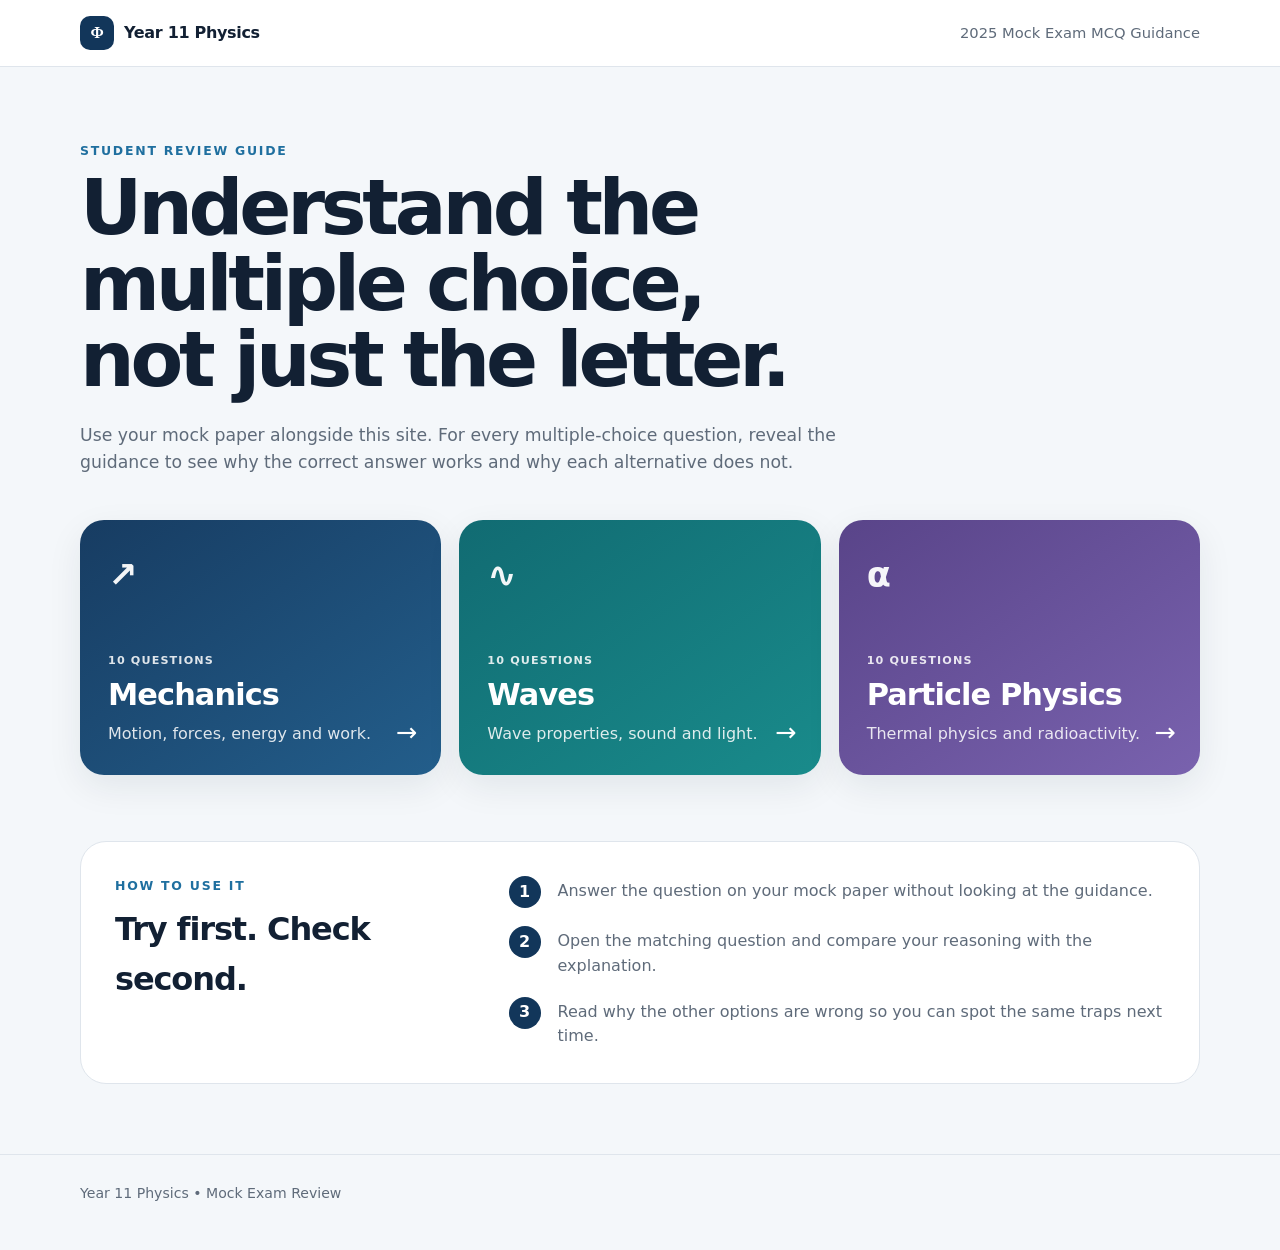
<file: index.html>
<!doctype html>
<html lang="en">
<head>
  <meta charset="utf-8">
  <meta name="viewport" content="width=device-width, initial-scale=1">
  <title>Year 11 Physics | MCQ Guidance</title>
  <meta name="description" content="Year 11 Physics mock exam multiple-choice guidance for Mechanics, Waves and Particle Physics.">
  <link rel="stylesheet" href="styles.css">
</head>
<body>
  <header class="site-header">
    <div class="shell nav-wrap">
      <a class="brand" href="index.html">
        <span class="brand-mark">Φ</span>
        <span>Year 11 Physics</span>
      </a>
      <span class="nav-label">2025 Mock Exam MCQ Guidance</span>
    </div>
  </header>

  <main>
    <section class="hero shell">
      <p class="eyebrow">STUDENT REVIEW GUIDE</p>
      <h1>Understand the multiple choice,<br>not just the letter.</h1>
      <p class="hero-copy">Use your mock paper alongside this site. For every multiple-choice question, reveal the guidance to see why the correct answer works and why each alternative does not.</p>
    </section>

    <section class="shell exam-grid" aria-label="Choose an exam">
      <a class="exam-card mechanics" href="mechanics.html">
        <div class="exam-icon">↗</div>
        <div>
          <p class="card-kicker">10 questions</p>
          <h2>Mechanics</h2>
          <p>Motion, forces, energy and work.</p>
        </div>
        <span class="card-arrow">→</span>
      </a>

      <a class="exam-card waves" href="waves.html">
        <div class="exam-icon">∿</div>
        <div>
          <p class="card-kicker">10 questions</p>
          <h2>Waves</h2>
          <p>Wave properties, sound and light.</p>
        </div>
        <span class="card-arrow">→</span>
      </a>

      <a class="exam-card particle" href="particle-physics.html">
        <div class="exam-icon">α</div>
        <div>
          <p class="card-kicker">10 questions</p>
          <h2>Particle Physics</h2>
          <p>Thermal physics and radioactivity.</p>
        </div>
        <span class="card-arrow">→</span>
      </a>
    </section>

    <section class="shell how-to">
      <div>
        <p class="eyebrow">HOW TO USE IT</p>
        <h2>Try first. Check second.</h2>
      </div>
      <div class="steps">
        <div><span>1</span><p>Answer the question on your mock paper without looking at the guidance.</p></div>
        <div><span>2</span><p>Open the matching question and compare your reasoning with the explanation.</p></div>
        <div><span>3</span><p>Read why the other options are wrong so you can spot the same traps next time.</p></div>
      </div>
    </section>
  </main>

  <footer class="site-footer">
    <div class="shell">Year 11 Physics • Mock Exam Review</div>
  </footer>
</body>
</html>
</file>
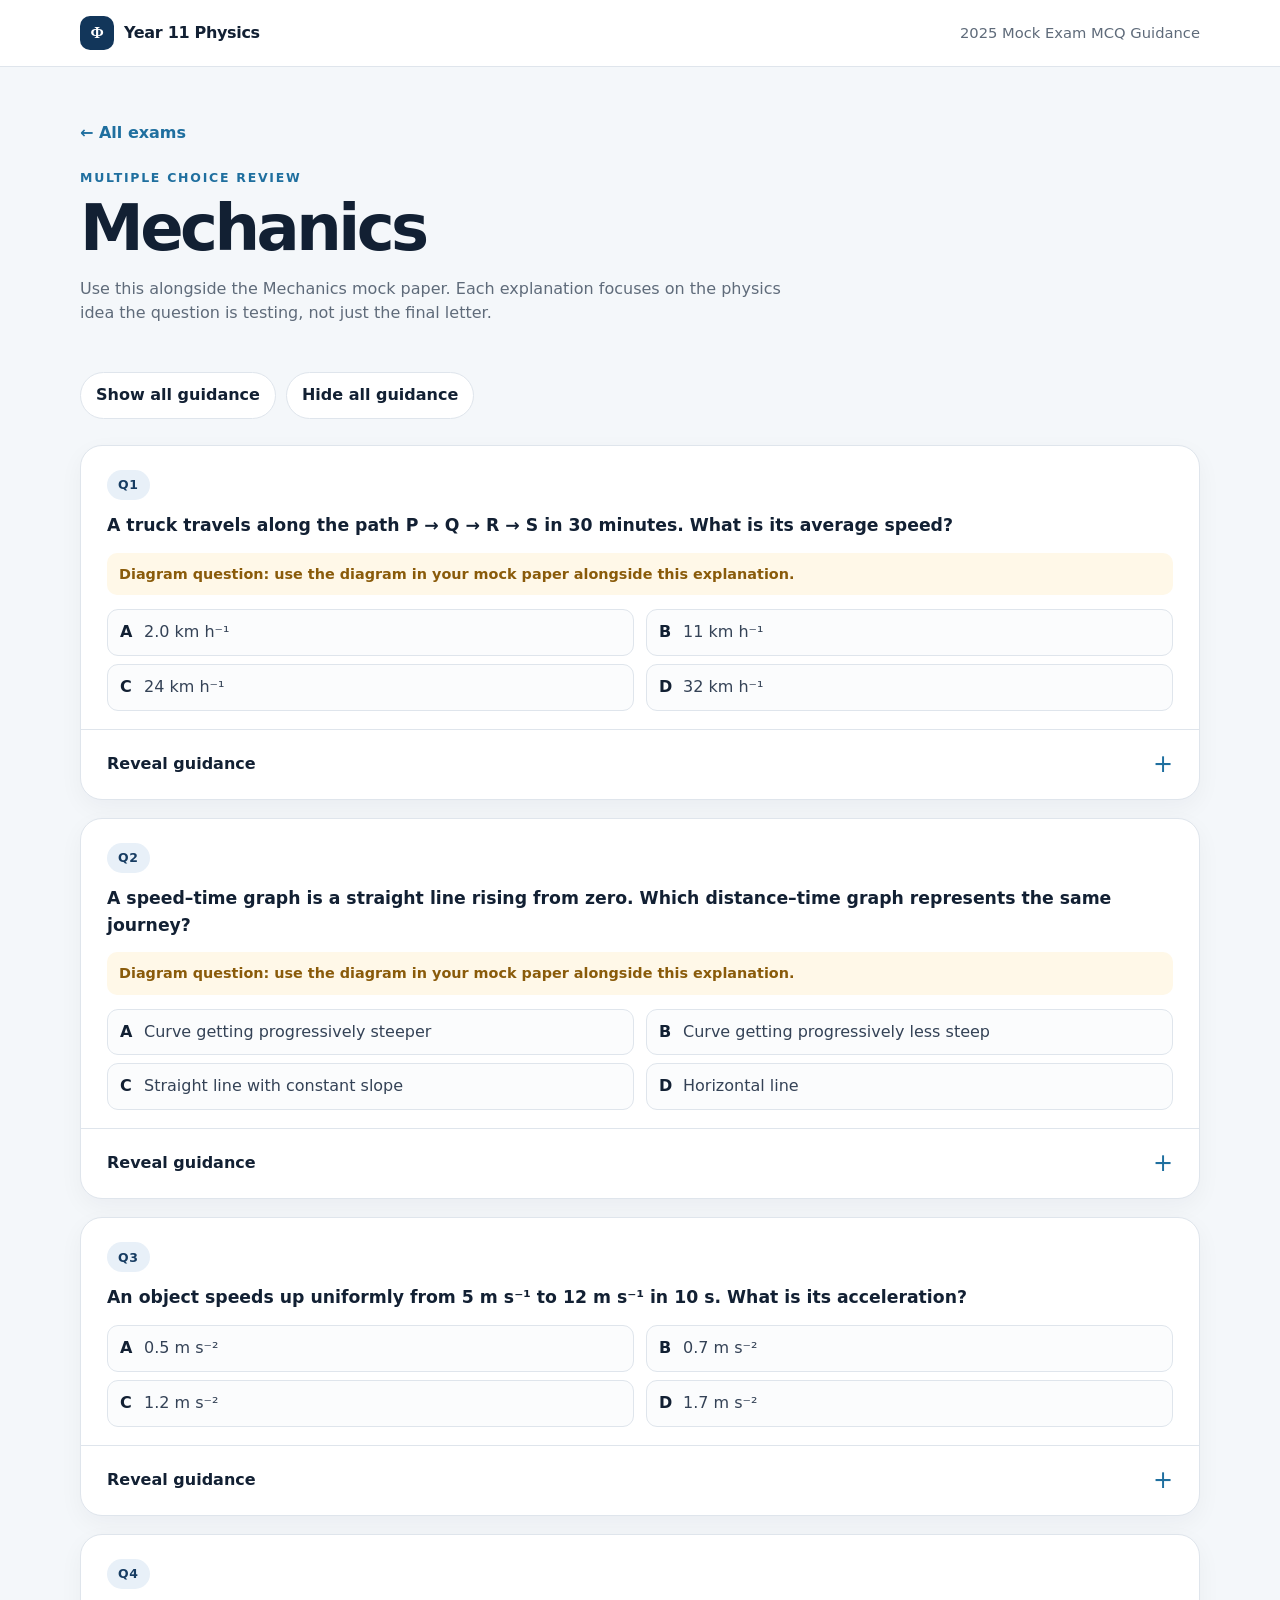
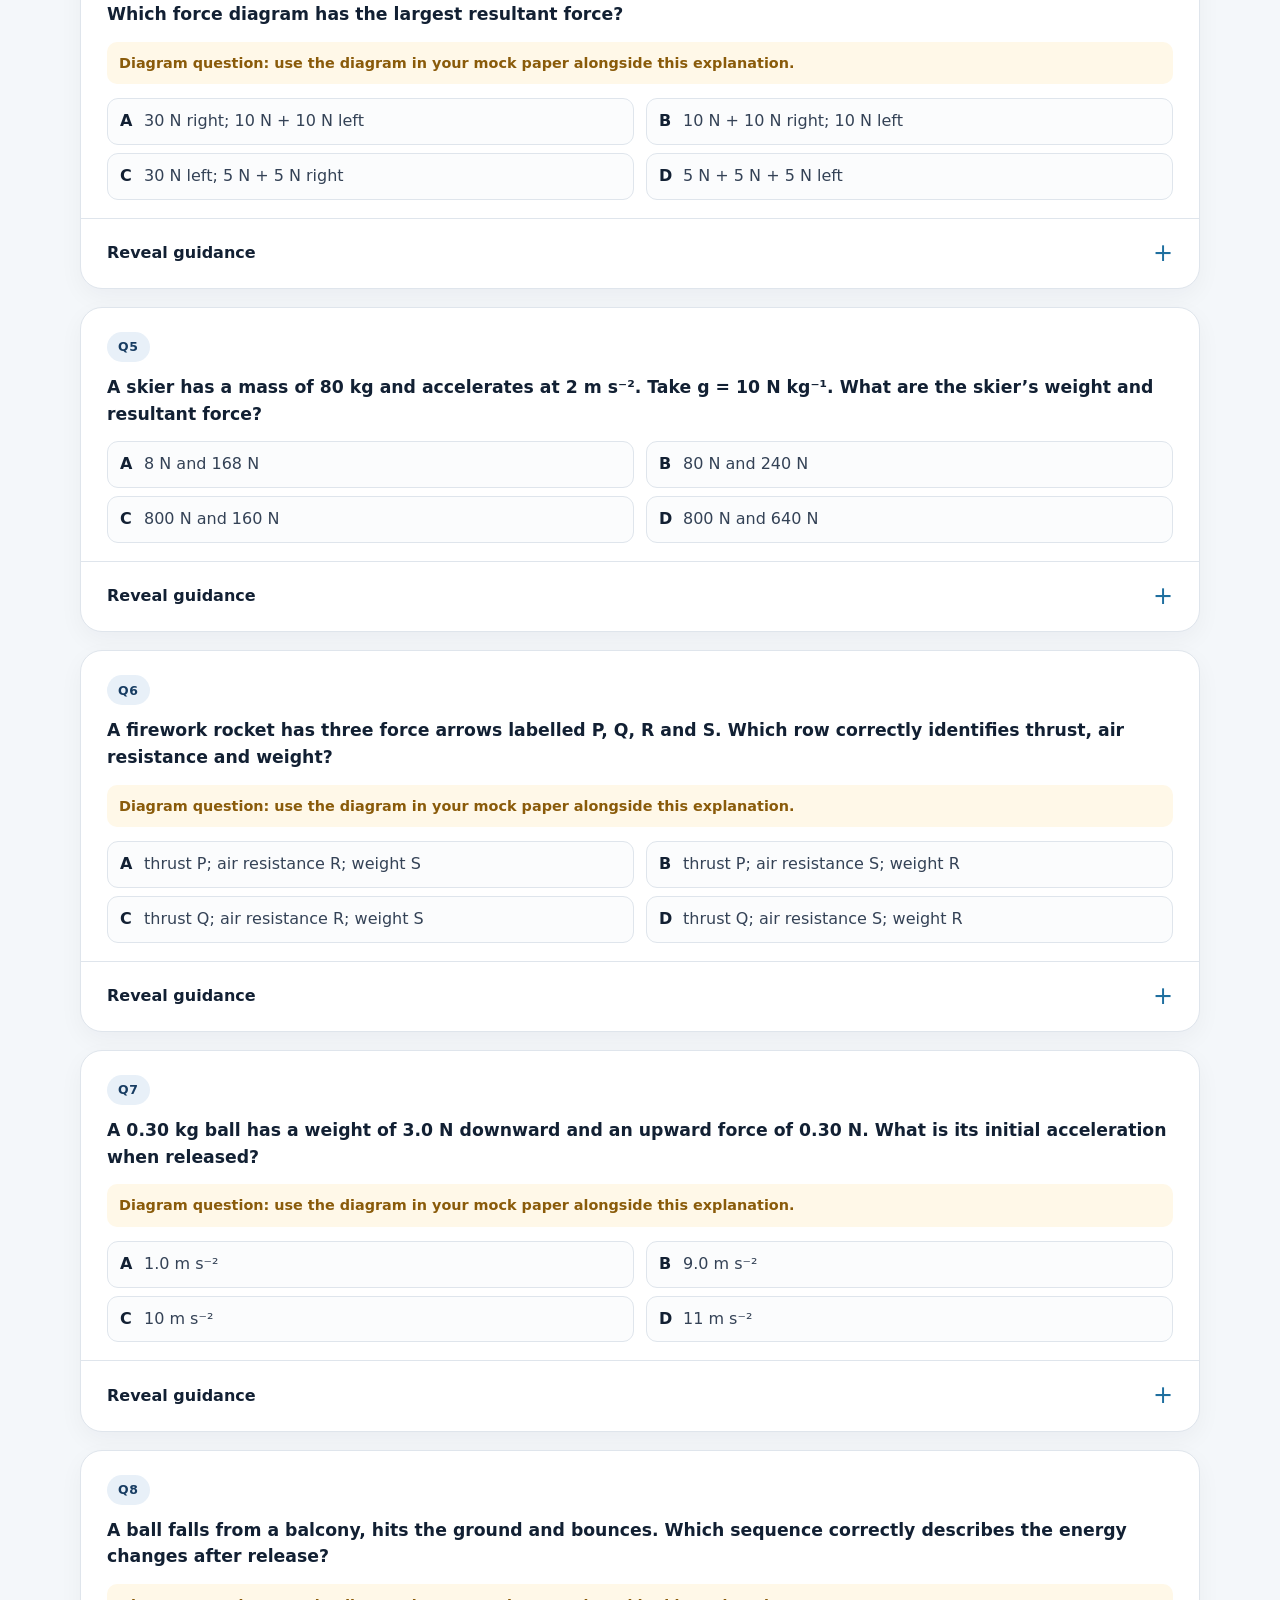
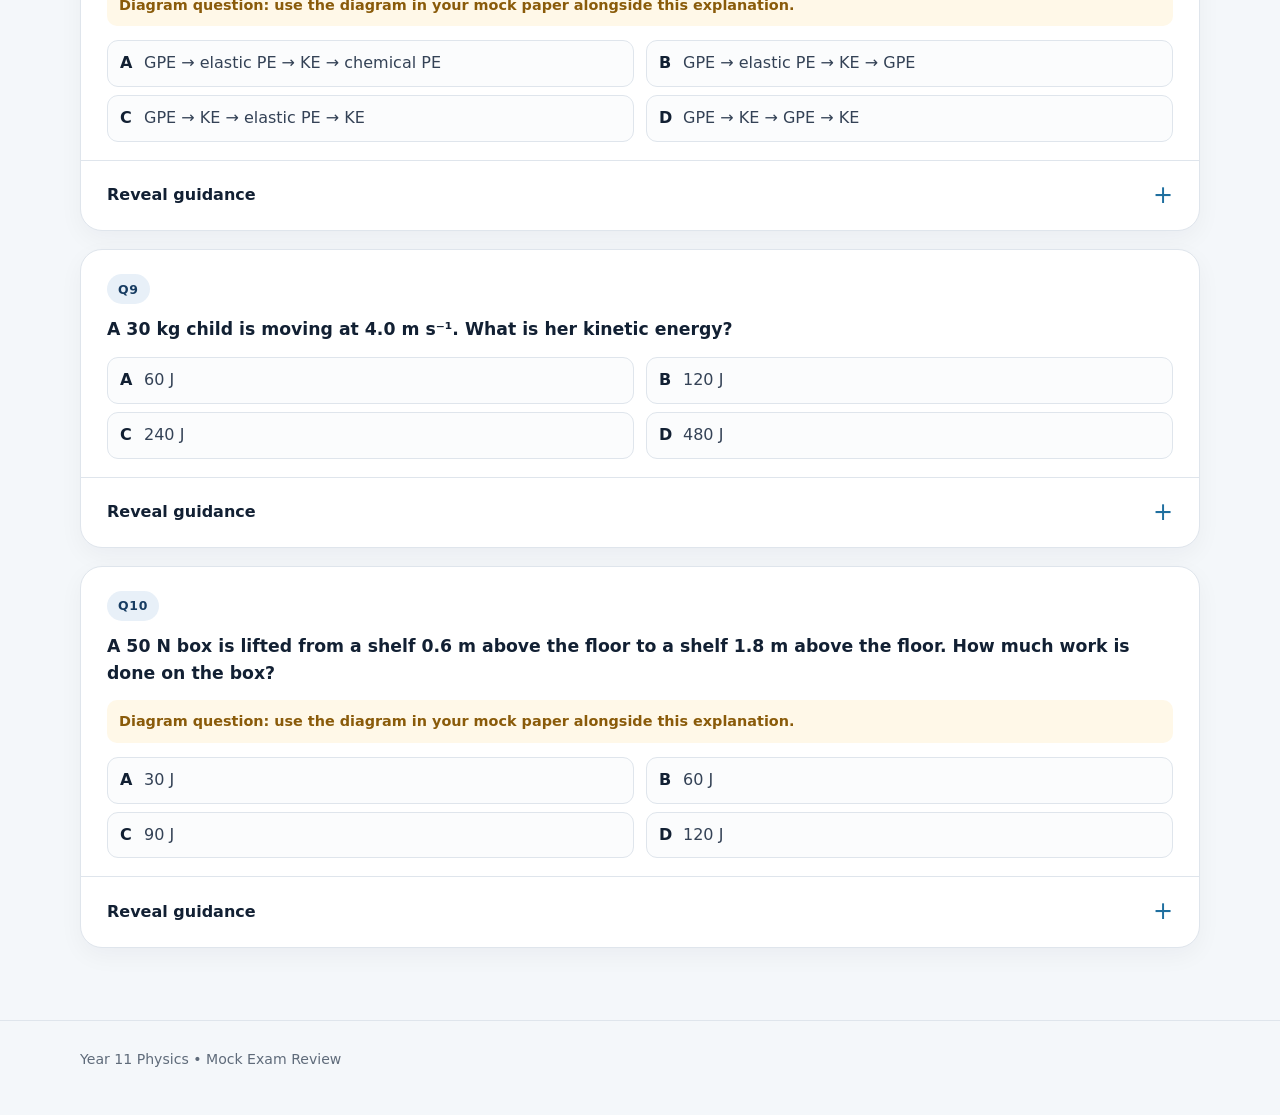
<file: mechanics.html>
<!doctype html><html lang="en"><head><meta charset="utf-8"><meta name="viewport" content="width=device-width,initial-scale=1"><link rel="stylesheet" href="styles.css"></head><body class="exam-page" data-exam="mechanics"><header class="site-header"><div class="shell nav-wrap"><a class="brand" href="index.html"><span class="brand-mark">Φ</span><span>Year 11 Physics</span></a><span class="nav-label">2025 Mock Exam MCQ Guidance</span></div></header><main><section class="exam-hero shell"><a class="back-link" href="index.html">← All exams</a><p class="eyebrow">MULTIPLE CHOICE REVIEW</p><h1 id="exam-title"></h1><p class="subtitle" id="exam-subtitle"></p></section><div class="shell tool-row"><button class="tool-button" id="show-all">Show all guidance</button><button class="tool-button" id="hide-all">Hide all guidance</button></div><section class="shell question-list" id="question-list"></section></main><footer class="site-footer"><div class="shell">Year 11 Physics • Mock Exam Review</div></footer><script src="data.js"></script><script src="app.js"></script></body></html>
</file>
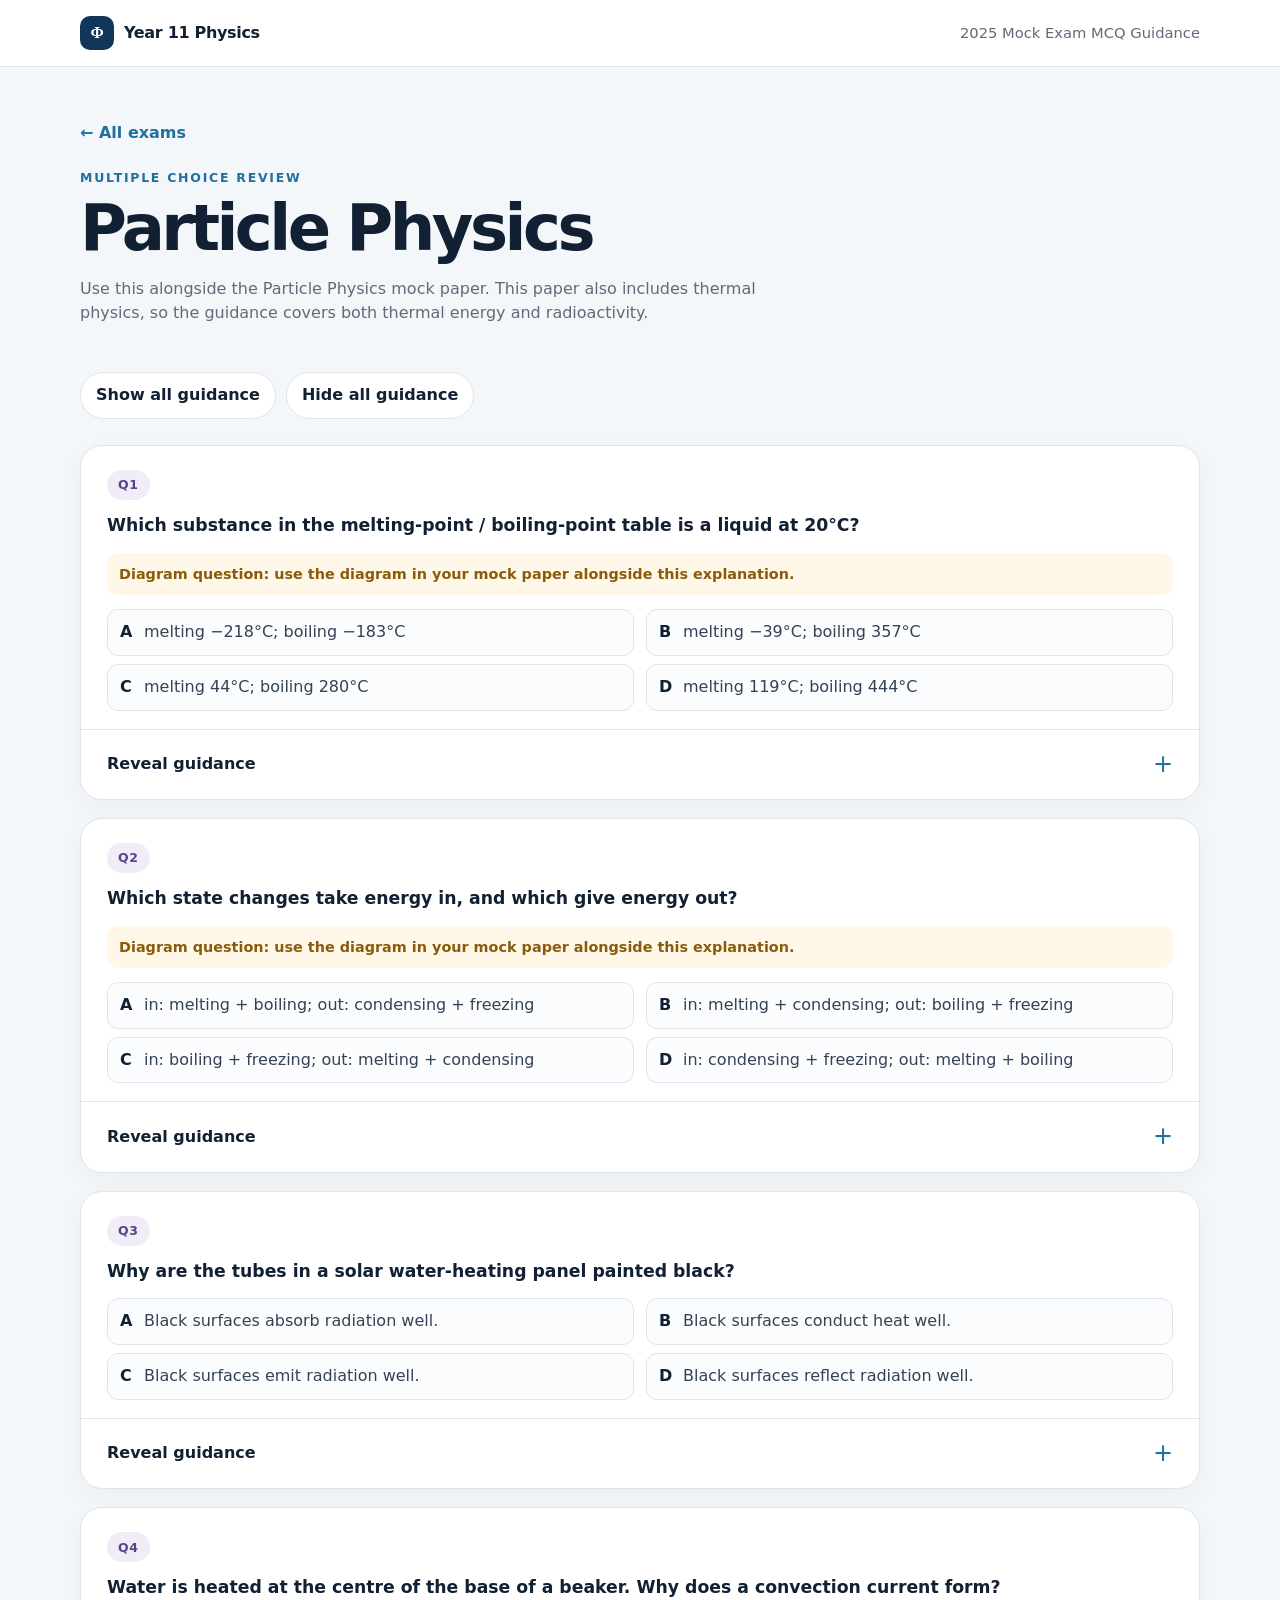
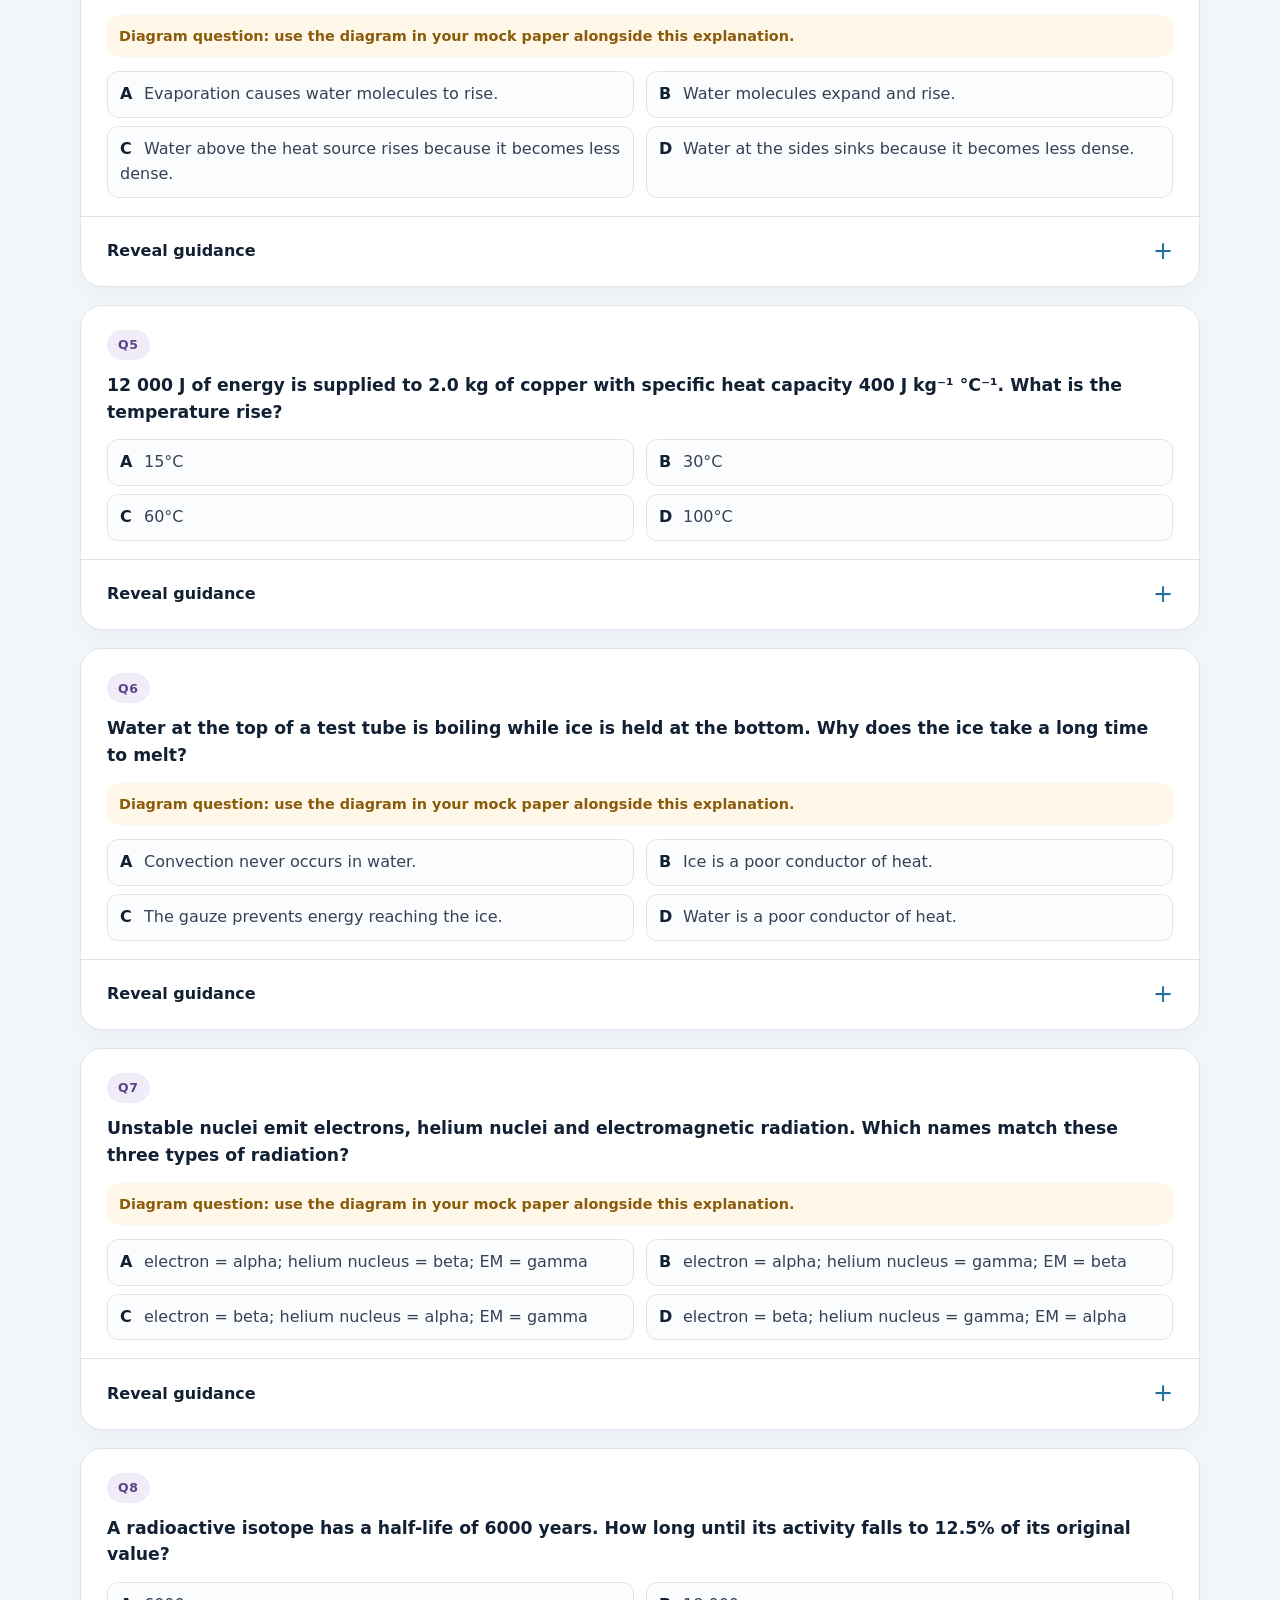
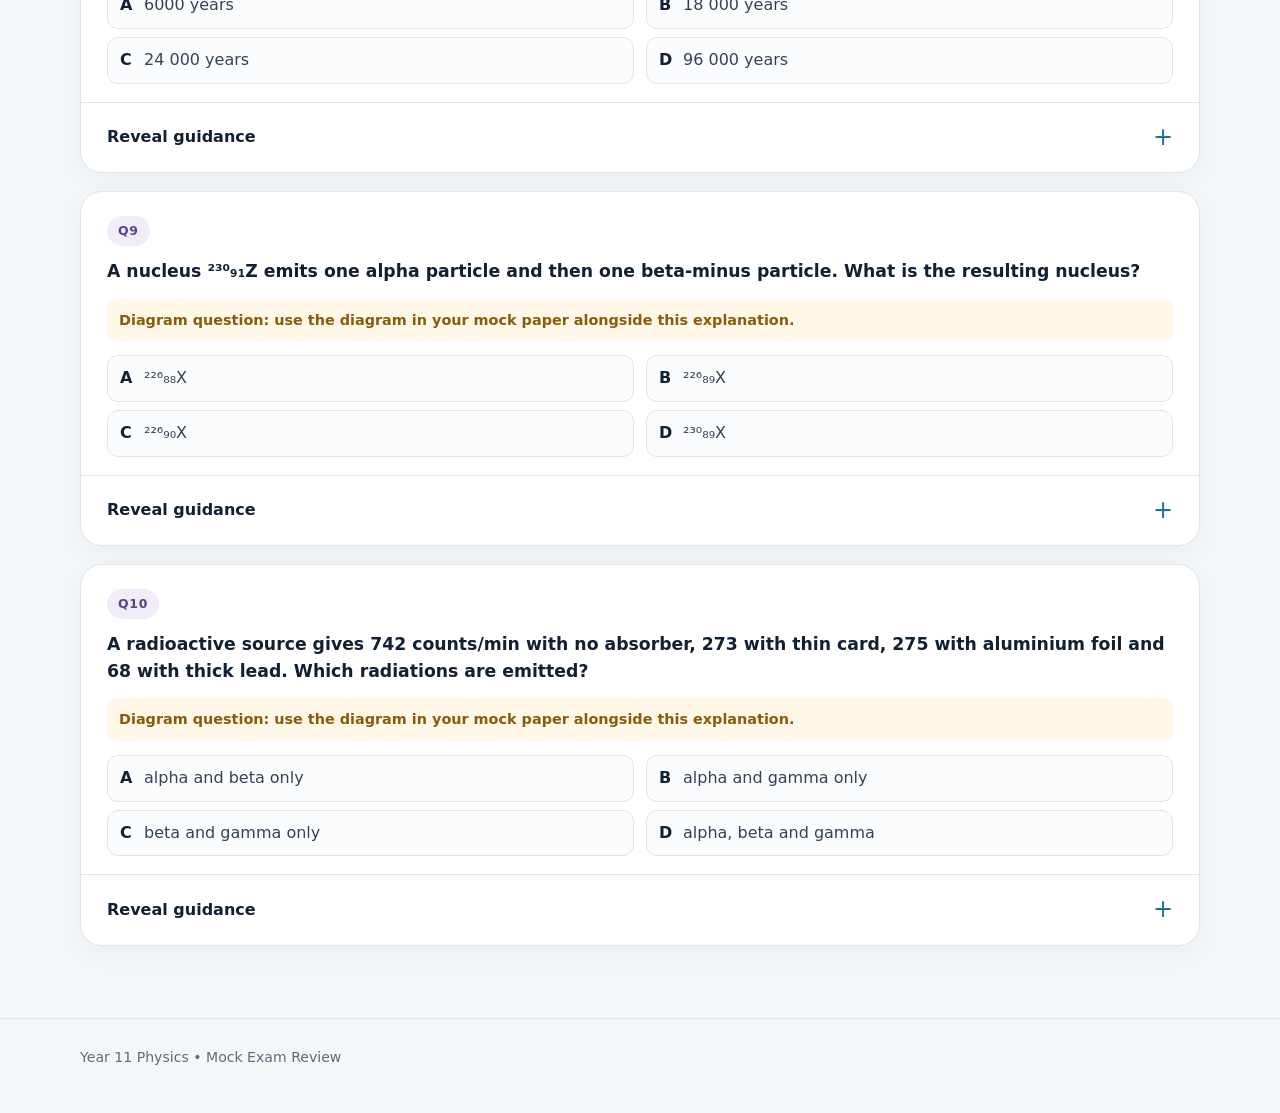
<file: particle-physics.html>
<!doctype html><html lang="en"><head><meta charset="utf-8"><meta name="viewport" content="width=device-width,initial-scale=1"><link rel="stylesheet" href="styles.css"></head><body class="exam-page" data-exam="particle"><header class="site-header"><div class="shell nav-wrap"><a class="brand" href="index.html"><span class="brand-mark">Φ</span><span>Year 11 Physics</span></a><span class="nav-label">2025 Mock Exam MCQ Guidance</span></div></header><main><section class="exam-hero shell"><a class="back-link" href="index.html">← All exams</a><p class="eyebrow">MULTIPLE CHOICE REVIEW</p><h1 id="exam-title"></h1><p class="subtitle" id="exam-subtitle"></p></section><div class="shell tool-row"><button class="tool-button" id="show-all">Show all guidance</button><button class="tool-button" id="hide-all">Hide all guidance</button></div><section class="shell question-list" id="question-list"></section></main><footer class="site-footer"><div class="shell">Year 11 Physics • Mock Exam Review</div></footer><script src="data.js"></script><script src="app.js"></script></body></html>
</file>
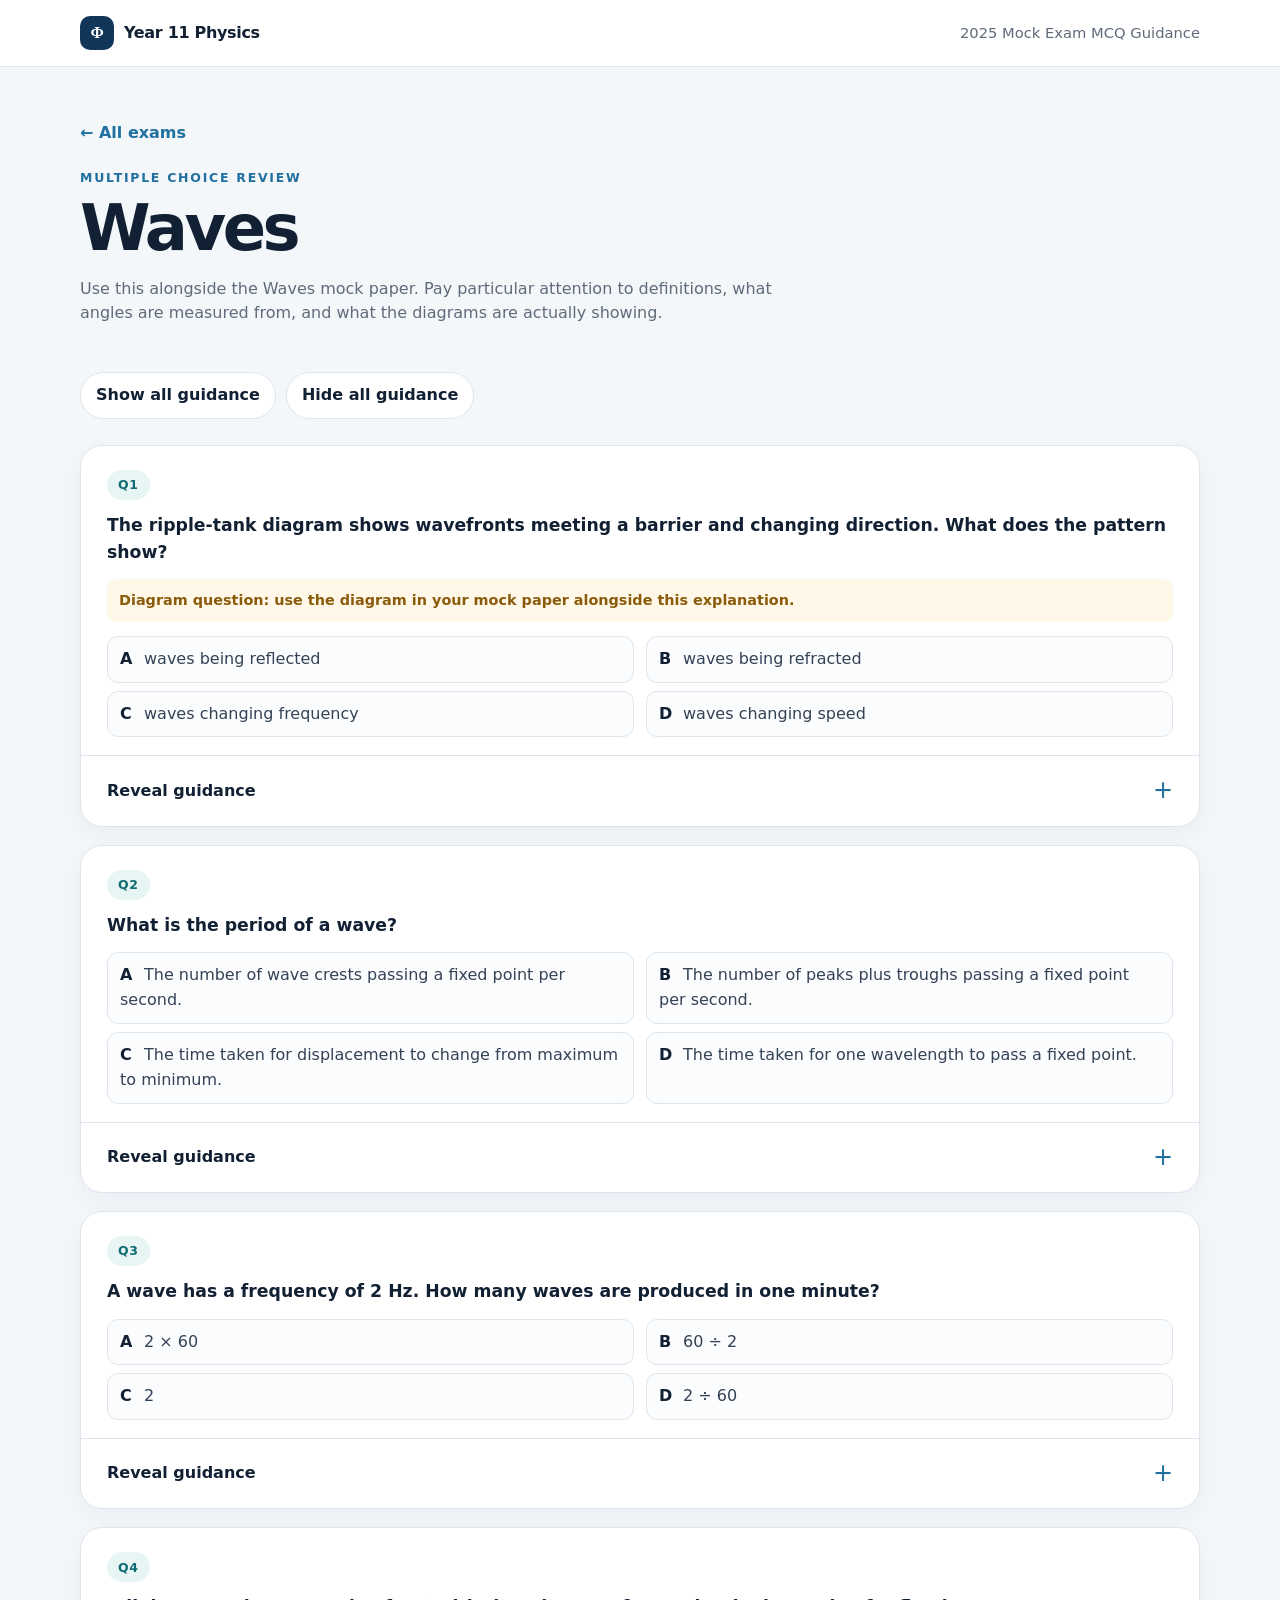
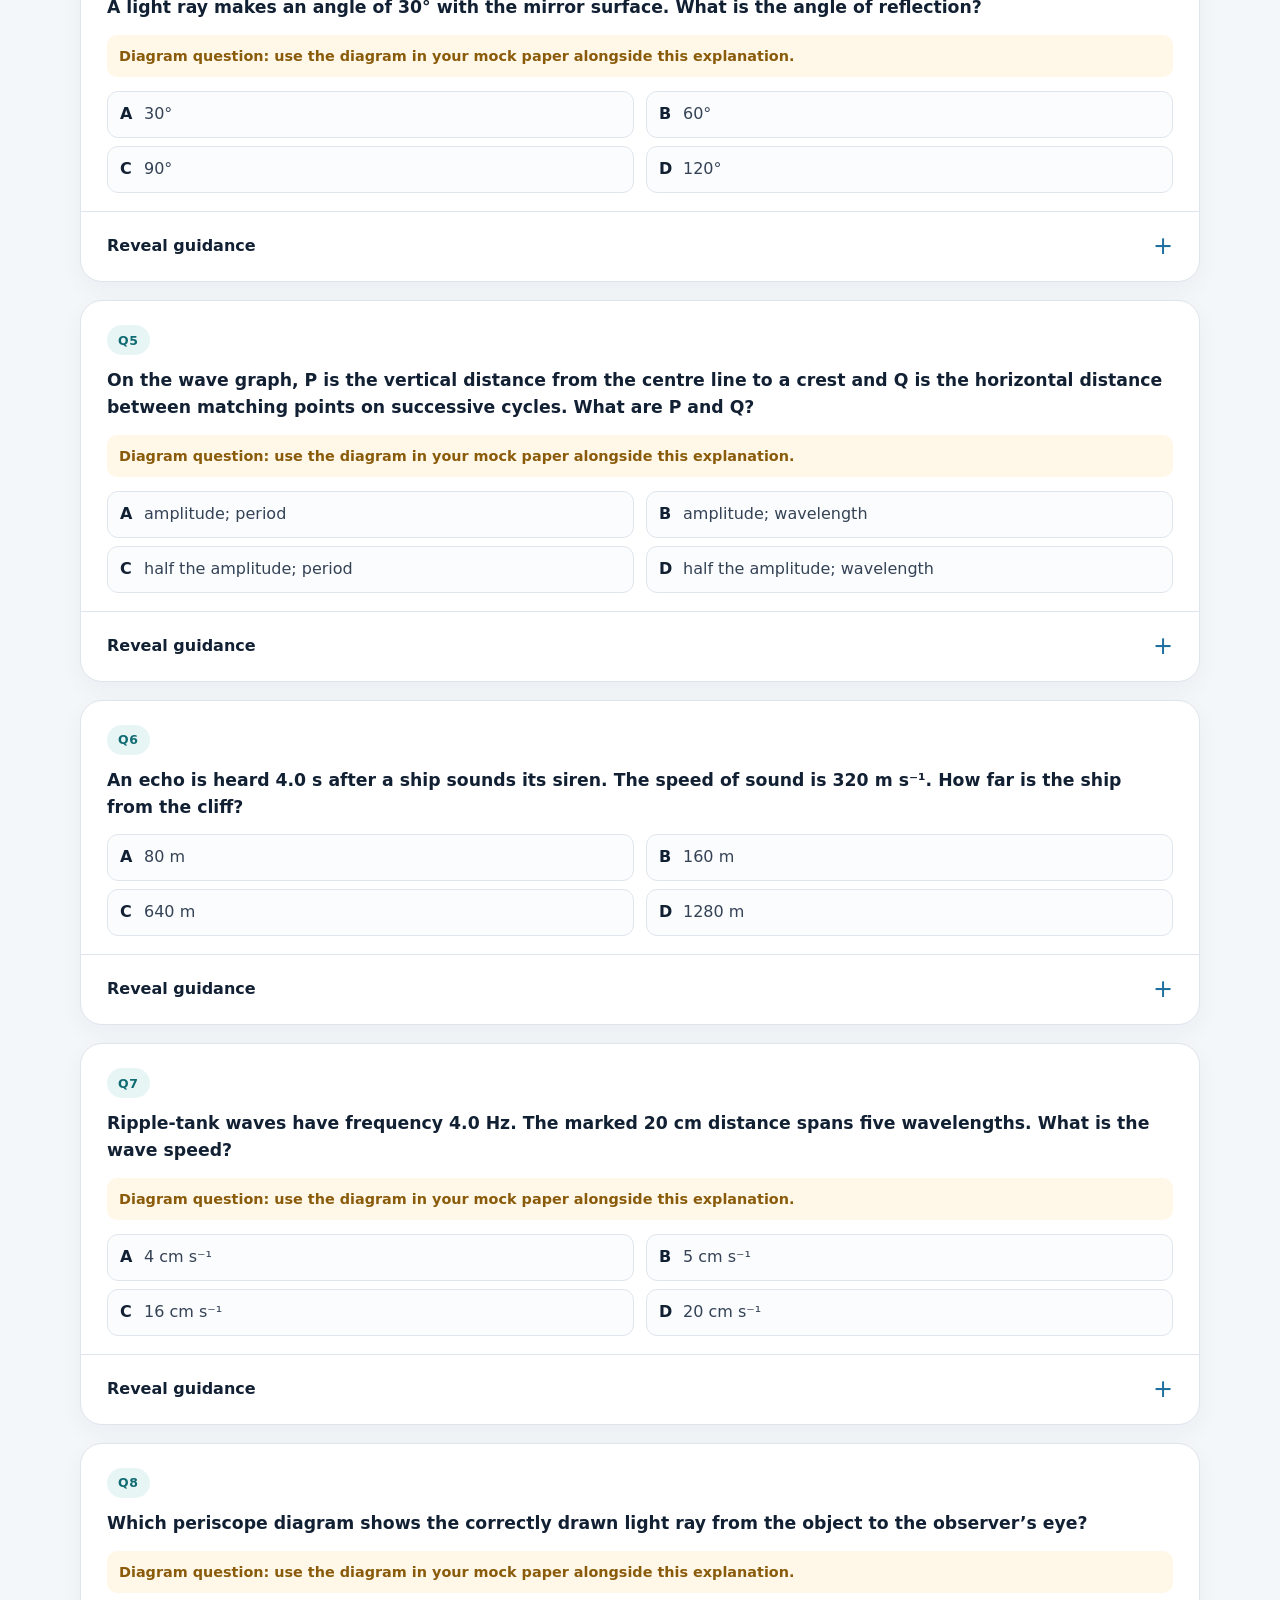
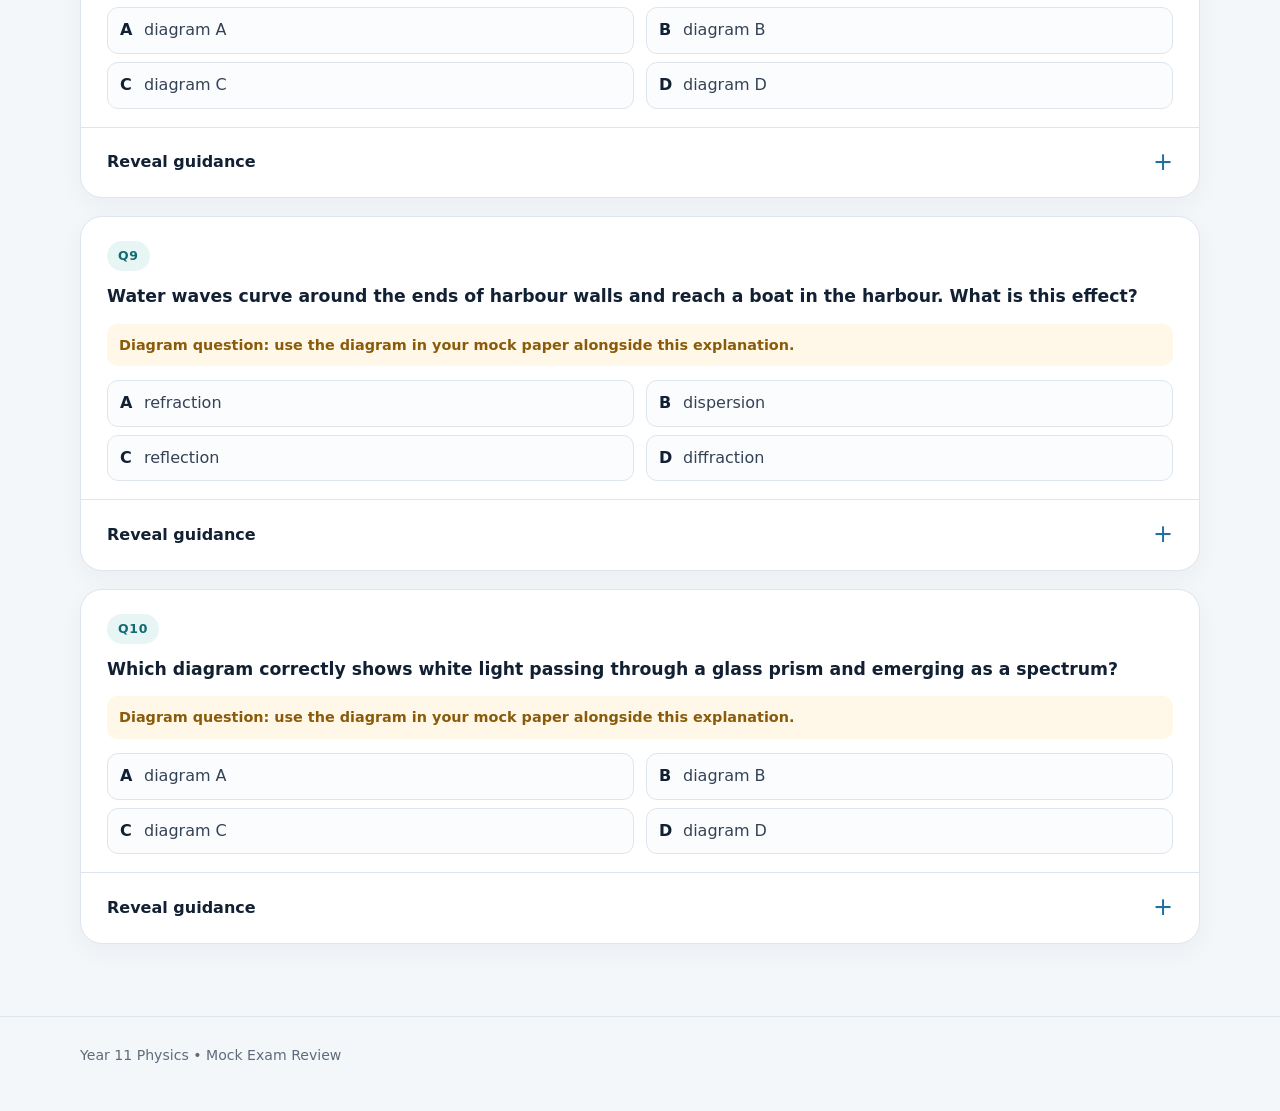
<file: waves.html>
<!doctype html><html lang="en"><head><meta charset="utf-8"><meta name="viewport" content="width=device-width,initial-scale=1"><link rel="stylesheet" href="styles.css"></head><body class="exam-page" data-exam="waves"><header class="site-header"><div class="shell nav-wrap"><a class="brand" href="index.html"><span class="brand-mark">Φ</span><span>Year 11 Physics</span></a><span class="nav-label">2025 Mock Exam MCQ Guidance</span></div></header><main><section class="exam-hero shell"><a class="back-link" href="index.html">← All exams</a><p class="eyebrow">MULTIPLE CHOICE REVIEW</p><h1 id="exam-title"></h1><p class="subtitle" id="exam-subtitle"></p></section><div class="shell tool-row"><button class="tool-button" id="show-all">Show all guidance</button><button class="tool-button" id="hide-all">Hide all guidance</button></div><section class="shell question-list" id="question-list"></section></main><footer class="site-footer"><div class="shell">Year 11 Physics • Mock Exam Review</div></footer><script src="data.js"></script><script src="app.js"></script></body></html>
</file>
<file: styles.css>
:root {
  --ink: #122033;
  --muted: #5f6b7a;
  --line: #dfe5ec;
  --paper: #ffffff;
  --wash: #f4f7fa;
  --navy: #12365a;
  --blue: #1f6f9f;
  --teal: #147d7e;
  --purple: #6d55a3;
  --green: #176b4d;
  --green-bg: #eaf7f1;
  --red: #9a3434;
  --red-bg: #fff1f1;
  --amber: #8a5b0a;
  --amber-bg: #fff8e8;
  --shadow: 0 12px 35px rgba(18, 32, 51, .08);
}

* { box-sizing: border-box; }
html { scroll-behavior: smooth; }
body {
  margin: 0;
  font-family: Inter, ui-sans-serif, system-ui, -apple-system, BlinkMacSystemFont, "Segoe UI", sans-serif;
  color: var(--ink);
  background: var(--wash);
  line-height: 1.55;
}
a { color: inherit; }
.shell { width: min(1120px, calc(100% - 32px)); margin: 0 auto; }

.site-header {
  background: var(--paper);
  border-bottom: 1px solid var(--line);
  position: sticky;
  top: 0;
  z-index: 20;
}
.nav-wrap {
  min-height: 66px;
  display: flex;
  align-items: center;
  justify-content: space-between;
  gap: 18px;
}
.brand {
  display: inline-flex;
  align-items: center;
  gap: 10px;
  text-decoration: none;
  font-weight: 800;
  letter-spacing: -.02em;
}
.brand-mark {
  width: 34px;
  height: 34px;
  border-radius: 10px;
  display: grid;
  place-items: center;
  color: #fff;
  background: var(--navy);
  font-family: Georgia, serif;
}
.nav-label { color: var(--muted); font-size: .92rem; }

.hero { padding: 74px 0 44px; }
.eyebrow {
  margin: 0 0 10px;
  font-size: .78rem;
  font-weight: 850;
  letter-spacing: .14em;
  color: var(--blue);
}
.hero h1, .exam-hero h1 {
  margin: 0;
  max-width: 900px;
  font-size: clamp(2.35rem, 6vw, 4.8rem);
  line-height: .99;
  letter-spacing: -.055em;
}
.hero-copy {
  max-width: 760px;
  margin: 24px 0 0;
  color: var(--muted);
  font-size: 1.08rem;
}

.exam-grid {
  display: grid;
  grid-template-columns: repeat(3, 1fr);
  gap: 18px;
  padding-bottom: 66px;
}
.exam-card {
  min-height: 255px;
  padding: 28px;
  border-radius: 24px;
  text-decoration: none;
  color: #fff;
  display: flex;
  flex-direction: column;
  position: relative;
  overflow: hidden;
  box-shadow: var(--shadow);
  transition: transform .18s ease, box-shadow .18s ease;
}
.exam-card:hover { transform: translateY(-4px); box-shadow: 0 18px 45px rgba(18,32,51,.15); }
.exam-card.mechanics { background: linear-gradient(145deg, #173c62, #235e8b); }
.exam-card.waves { background: linear-gradient(145deg, #116b72, #198b8b); }
.exam-card.particle { background: linear-gradient(145deg, #594489, #7962ae); }
.exam-icon {
  font-size: 2.2rem;
  font-weight: 800;
  margin-bottom: auto;
  opacity: .95;
}
.exam-card h2 { margin: 2px 0 4px; font-size: 1.9rem; letter-spacing: -.03em; }
.exam-card p { margin: 0; opacity: .86; }
.card-kicker { text-transform: uppercase; letter-spacing: .1em; font-size: .7rem; font-weight: 800; }
.card-arrow {
  position: absolute;
  right: 24px;
  bottom: 22px;
  font-size: 1.6rem;
}

.how-to {
  background: var(--paper);
  border: 1px solid var(--line);
  border-radius: 26px;
  padding: 34px;
  margin-bottom: 70px;
  display: grid;
  grid-template-columns: .7fr 1.3fr;
  gap: 40px;
}
.how-to h2 { margin: 0; font-size: 2rem; letter-spacing: -.035em; }
.steps { display: grid; gap: 18px; }
.steps div { display: grid; grid-template-columns: 36px 1fr; gap: 13px; align-items: start; }
.steps span {
  width: 32px; height: 32px; border-radius: 50%;
  display: grid; place-items: center; background: var(--navy); color: #fff; font-weight: 800;
}
.steps p { margin: 3px 0 0; color: var(--muted); }

.site-footer { border-top: 1px solid var(--line); padding: 28px 0 45px; color: var(--muted); font-size: .88rem; }

.exam-page .site-header { position: relative; }
.exam-hero { padding: 54px 0 26px; }
.exam-hero h1 { font-size: clamp(2.2rem, 6vw, 4rem); }
.exam-hero .subtitle { max-width: 730px; color: var(--muted); margin-top: 16px; }
.back-link { display: inline-flex; gap: 8px; align-items: center; text-decoration: none; color: var(--blue); font-weight: 750; margin-bottom: 22px; }

.tool-row {
  display: flex;
  gap: 10px;
  flex-wrap: wrap;
  padding: 4px 0 26px;
}
.tool-button {
  appearance: none;
  border: 1px solid var(--line);
  background: var(--paper);
  color: var(--ink);
  padding: 10px 15px;
  border-radius: 999px;
  cursor: pointer;
  font: inherit;
  font-weight: 750;
}
.tool-button:hover { border-color: #b9c5d0; background: #fbfcfd; }

.question-list { display: grid; gap: 18px; padding-bottom: 72px; }
.question-card {
  background: var(--paper);
  border: 1px solid var(--line);
  border-radius: 22px;
  overflow: hidden;
  box-shadow: 0 8px 25px rgba(18,32,51,.045);
}
.question-top { padding: 24px 26px 18px; }
.question-number {
  display: inline-flex;
  align-items: center;
  justify-content: center;
  min-width: 40px; height: 30px;
  padding: 0 11px;
  border-radius: 999px;
  font-size: .78rem;
  font-weight: 850;
  letter-spacing: .06em;
  color: var(--navy);
  background: #eaf1f8;
  margin-bottom: 12px;
}
.question-stem { margin: 0 0 14px; font-size: 1.08rem; font-weight: 720; }
.diagram-note {
  margin: 0 0 14px;
  padding: 10px 12px;
  border-radius: 10px;
  background: var(--amber-bg);
  color: var(--amber);
  font-size: .9rem;
  font-weight: 650;
}
.options {
  display: grid;
  grid-template-columns: repeat(2, minmax(0,1fr));
  gap: 8px 12px;
}
.option {
  padding: 10px 12px;
  border: 1px solid var(--line);
  border-radius: 11px;
  color: #344256;
  background: #fbfcfd;
}
.option strong { display: inline-block; width: 24px; color: var(--ink); }

.guide {
  border-top: 1px solid var(--line);
}
.guide summary {
  list-style: none;
  cursor: pointer;
  padding: 16px 26px;
  font-weight: 820;
  display: flex;
  justify-content: space-between;
  align-items: center;
  gap: 14px;
}
.guide summary::-webkit-details-marker { display: none; }
.guide summary::after { content: "+"; font-size: 1.5rem; color: var(--blue); font-weight: 500; }
.guide[open] summary::after { content: "–"; }
.guide[open] summary { background: #fbfcfd; }
.guide-body { padding: 22px 26px 28px; border-top: 1px solid var(--line); }

.answer-banner {
  display: flex;
  align-items: center;
  gap: 12px;
  padding: 14px 16px;
  border-radius: 13px;
  background: var(--green-bg);
  color: var(--green);
  font-weight: 850;
  margin-bottom: 18px;
}
.answer-letter {
  width: 35px; height: 35px; border-radius: 10px;
  display: grid; place-items: center; background: var(--green); color: #fff;
}
.guide-grid { display: grid; grid-template-columns: 1fr 1fr; gap: 16px; }
.explain-box {
  border: 1px solid var(--line);
  border-radius: 14px;
  padding: 16px;
}
.explain-box h3 { margin: 0 0 8px; font-size: .92rem; letter-spacing: -.01em; }
.explain-box p { margin: 0; color: #465366; }
.explain-box.correct { border-color: #bfe3d3; background: #fbfffd; }
.explain-box.working { background: #f8fbff; border-color: #cdddeb; }
.formula { font-family: "SFMono-Regular", Consolas, "Liberation Mono", monospace; font-weight: 760; }

.wrong-wrap { margin-top: 18px; }
.wrong-wrap h3 { margin: 0 0 10px; font-size: .95rem; }
.wrong-list { display: grid; gap: 9px; }
.wrong-item {
  display: grid;
  grid-template-columns: 34px 1fr;
  gap: 11px;
  align-items: start;
  padding: 12px;
  background: var(--red-bg);
  border-radius: 11px;
}
.wrong-letter {
  width: 30px; height: 30px; border-radius: 9px;
  display: grid; place-items: center;
  background: #f5d7d7; color: var(--red); font-weight: 850;
}
.wrong-item p { margin: 2px 0 0; color: #5f4242; }
.takeaway {
  margin-top: 18px;
  padding: 13px 15px;
  border-left: 4px solid var(--blue);
  background: #f2f7fb;
  border-radius: 0 10px 10px 0;
}
.takeaway strong { color: var(--navy); }

.exam-accent-mechanics .question-number { background:#e8f0f8; color:#173c62; }
.exam-accent-waves .question-number { background:#e7f5f4; color:#116b72; }
.exam-accent-particle .question-number { background:#f0ecf8; color:#594489; }

@media (max-width: 820px) {
  .exam-grid { grid-template-columns: 1fr; }
  .exam-card { min-height: 205px; }
  .how-to { grid-template-columns: 1fr; gap: 24px; }
  .guide-grid { grid-template-columns: 1fr; }
}
@media (max-width: 560px) {
  .nav-label { display: none; }
  .hero { padding-top: 48px; }
  .options { grid-template-columns: 1fr; }
  .question-top, .guide summary, .guide-body { padding-left: 18px; padding-right: 18px; }
}
</file>
